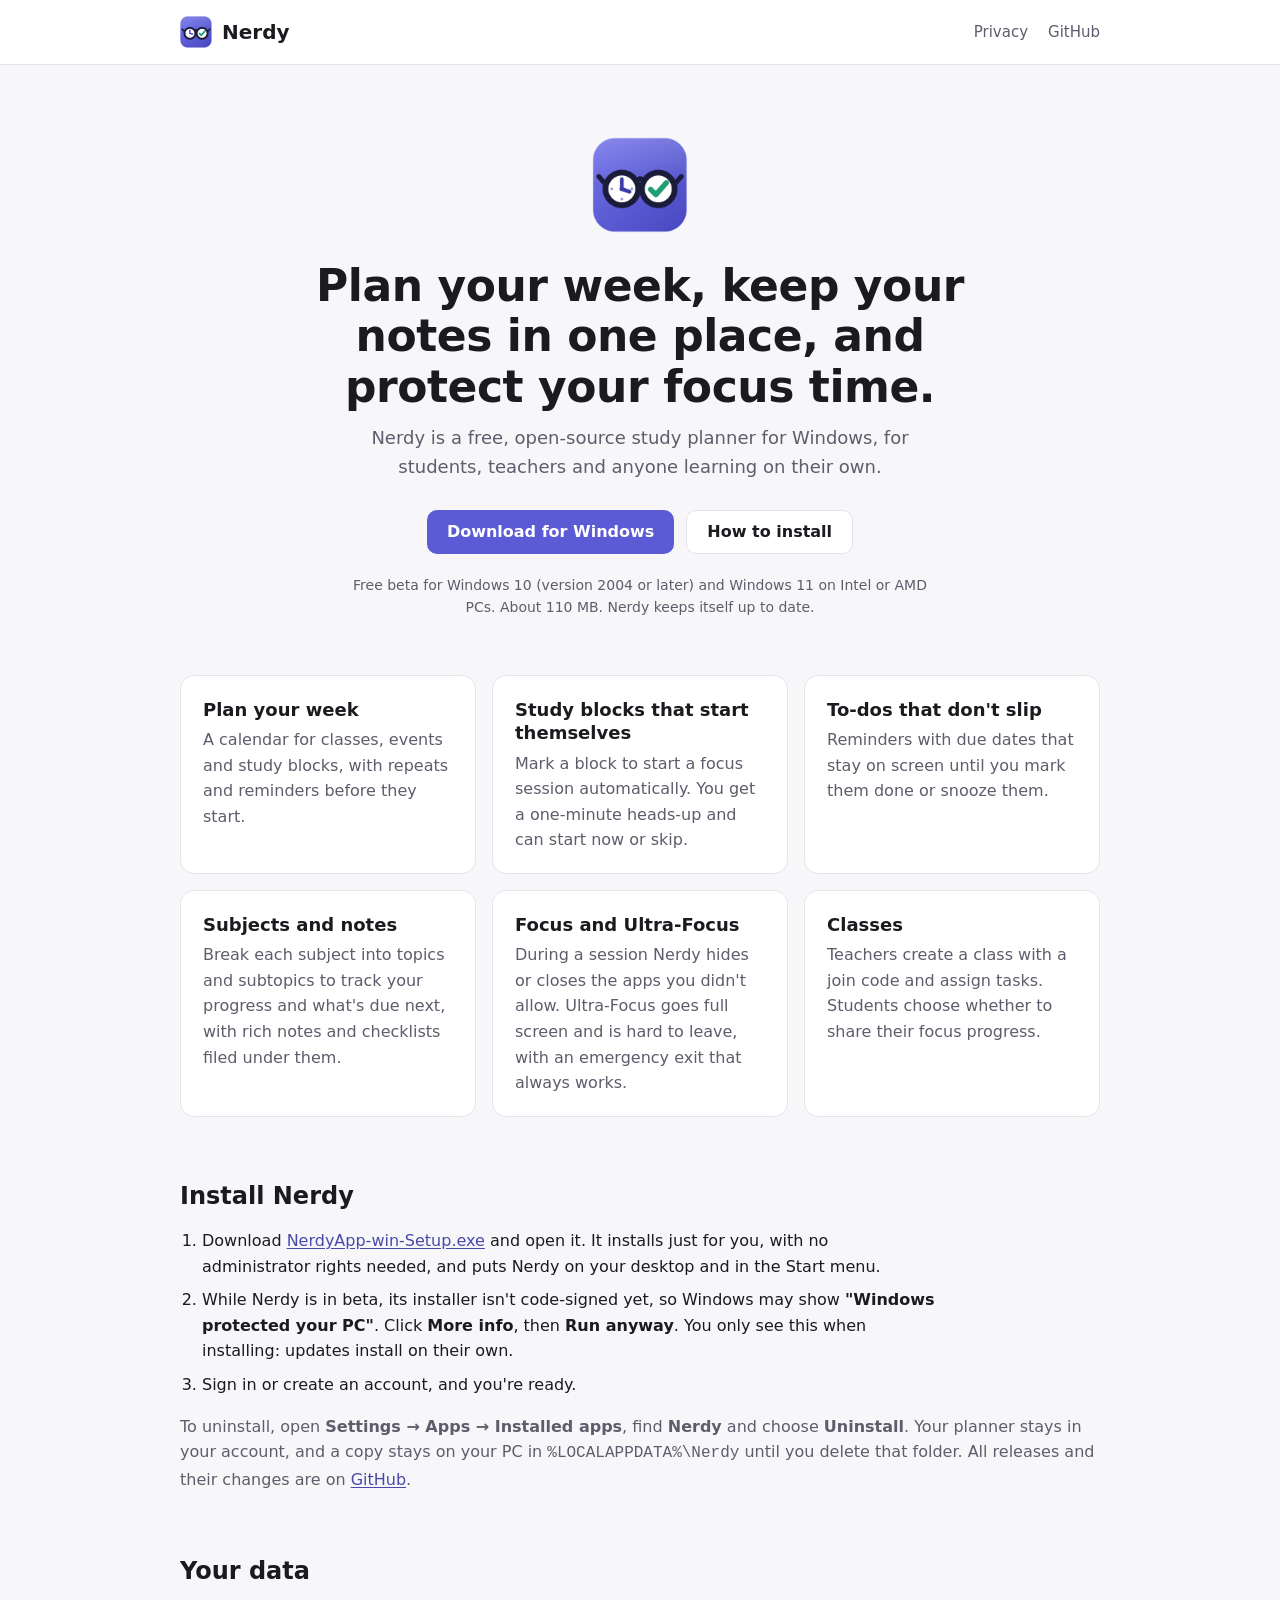
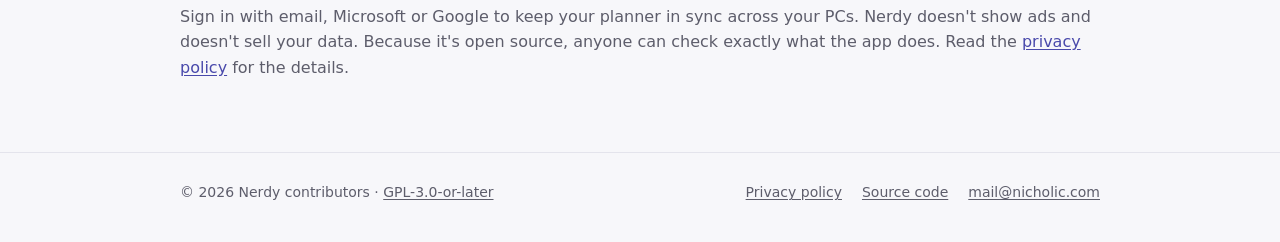
<file: site/index.html>
<!doctype html>
<html lang="en">
<head>
  <meta charset="utf-8">
  <meta name="viewport" content="width=device-width, initial-scale=1">
  <title>Nerdy – study planner for Windows</title>
  <meta name="description" content="Nerdy is a free, open-source study planner for Windows: plan your week, keep your notes in one place, and protect your focus time.">
  <link rel="icon" href="assets/favicon.png" type="image/png">
  <link rel="stylesheet" href="assets/site.css">
</head>
<body>
  <header class="site-header">
    <div class="wrap">
      <a class="brand" href="./"><img src="assets/nerdy-logo.png" alt="" width="32" height="32">Nerdy</a>
      <nav class="site-nav" aria-label="Site">
        <a href="privacy/">Privacy</a>
        <a href="https://github.com/eliminated/nerdyv4">GitHub</a>
      </nav>
    </div>
  </header>

  <main class="wrap">
    <section class="hero">
      <img src="assets/nerdy-logo.png" alt="Nerdy logo" width="96" height="96">
      <h1>Plan your week, keep your notes in one place, and protect your focus time.</h1>
      <p>Nerdy is a free, open-source study planner for Windows, for students, teachers and anyone learning on their own.</p>
      <div class="actions">
        <a class="button primary" href="https://github.com/eliminated/nerdyv4/releases/latest/download/NerdyApp-win-Setup.exe">Download for Windows</a>
        <a class="button secondary" href="#install">How to install</a>
      </div>
      <p class="note">Free beta for Windows 10 (version 2004 or later) and Windows 11 on Intel or AMD PCs. About 110 MB. Nerdy keeps itself up to date.</p>
    </section>

    <section class="features" aria-label="Features">
      <article class="card">
        <h2>Plan your week</h2>
        <p>A calendar for classes, events and study blocks, with repeats and reminders before they start.</p>
      </article>
      <article class="card">
        <h2>Study blocks that start themselves</h2>
        <p>Mark a block to start a focus session automatically. You get a one-minute heads-up and can start now or skip.</p>
      </article>
      <article class="card">
        <h2>To-dos that don't slip</h2>
        <p>Reminders with due dates that stay on screen until you mark them done or snooze them.</p>
      </article>
      <article class="card">
        <h2>Subjects and notes</h2>
        <p>Break each subject into topics and subtopics to track your progress and what's due next, with rich notes and checklists filed under them.</p>
      </article>
      <article class="card">
        <h2>Focus and Ultra-Focus</h2>
        <p>During a session Nerdy hides or closes the apps you didn't allow. Ultra-Focus goes full screen and is hard to leave, with an emergency exit that always works.</p>
      </article>
      <article class="card">
        <h2>Classes</h2>
        <p>Teachers create a class with a join code and assign tasks. Students choose whether to share their focus progress.</p>
      </article>
    </section>

    <h2 class="section-title" id="install">Install Nerdy</h2>
    <ol class="steps">
      <li>Download <a href="https://github.com/eliminated/nerdyv4/releases/latest/download/NerdyApp-win-Setup.exe">NerdyApp-win-Setup.exe</a> and open it. It installs just for you, with no administrator rights needed, and puts Nerdy on your desktop and in the Start menu.</li>
      <li>While Nerdy is in beta, its installer isn't code-signed yet, so Windows may show <strong>"Windows protected your PC"</strong>. Click <strong>More info</strong>, then <strong>Run anyway</strong>. You only see this when installing: updates install on their own.</li>
      <li>Sign in or create an account, and you're ready.</li>
    </ol>
    <p class="prose-muted">To uninstall, open <strong>Settings → Apps → Installed apps</strong>, find <strong>Nerdy</strong> and choose <strong>Uninstall</strong>. Your planner stays in your account, and a copy stays on your PC in <code>%LOCALAPPDATA%\Nerdy</code> until you delete that folder. All releases and their changes are on <a href="https://github.com/eliminated/nerdyv4/releases">GitHub</a>.</p>

    <h2 class="section-title">Your data</h2>
    <p class="prose-muted">Sign in with email, Microsoft or Google to keep your planner in sync across your PCs. Nerdy doesn't show ads and doesn't sell your data. Because it's open source, anyone can check exactly what the app does. Read the <a href="privacy/">privacy policy</a> for the details.</p>
  </main>

  <footer class="site-footer">
    <div class="wrap">
      <span>© 2026 Nerdy contributors · <a href="https://github.com/eliminated/nerdyv4/blob/main/LICENSE">GPL-3.0-or-later</a></span>
      <nav aria-label="Footer">
        <a href="privacy/">Privacy policy</a>
        <a href="https://github.com/eliminated/nerdyv4">Source code</a>
        <a href="mailto:mail@nicholic.com">mail@nicholic.com</a>
      </nav>
    </div>
  </footer>
</body>
</html>
</file>
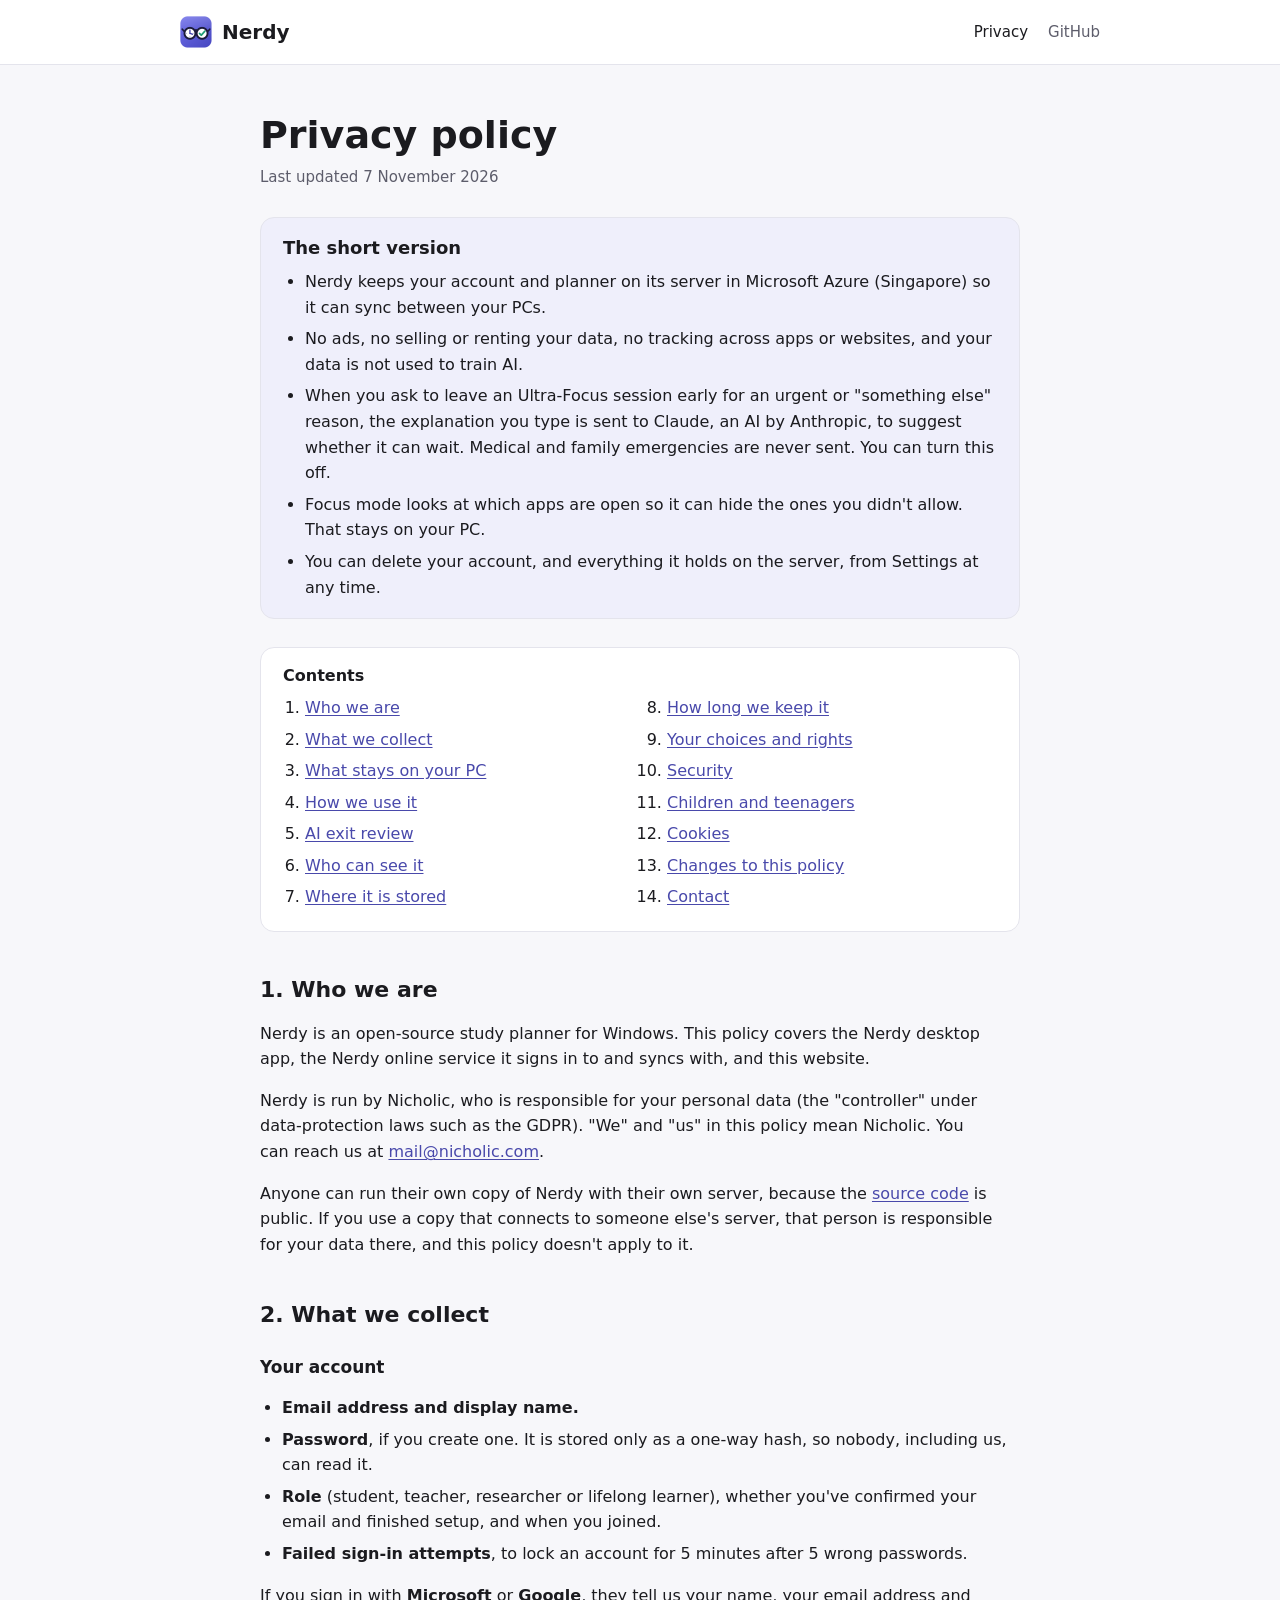
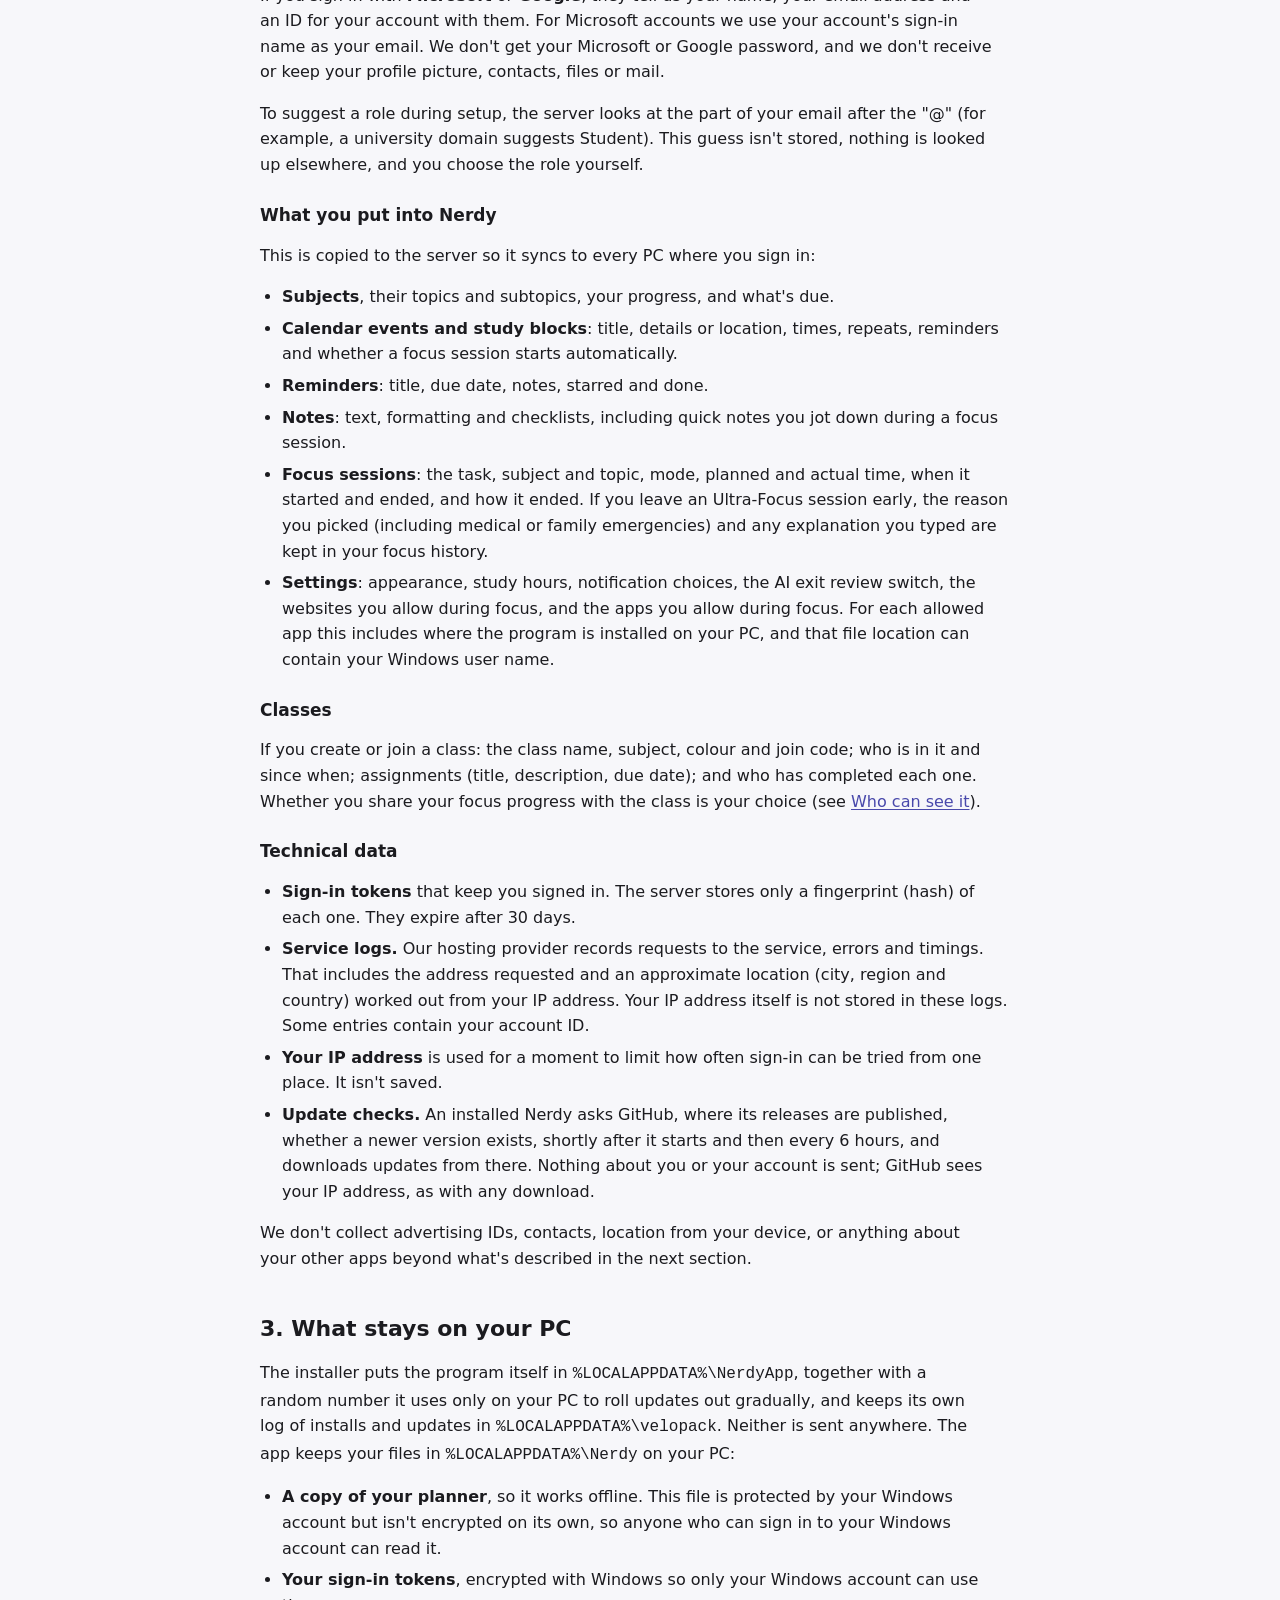
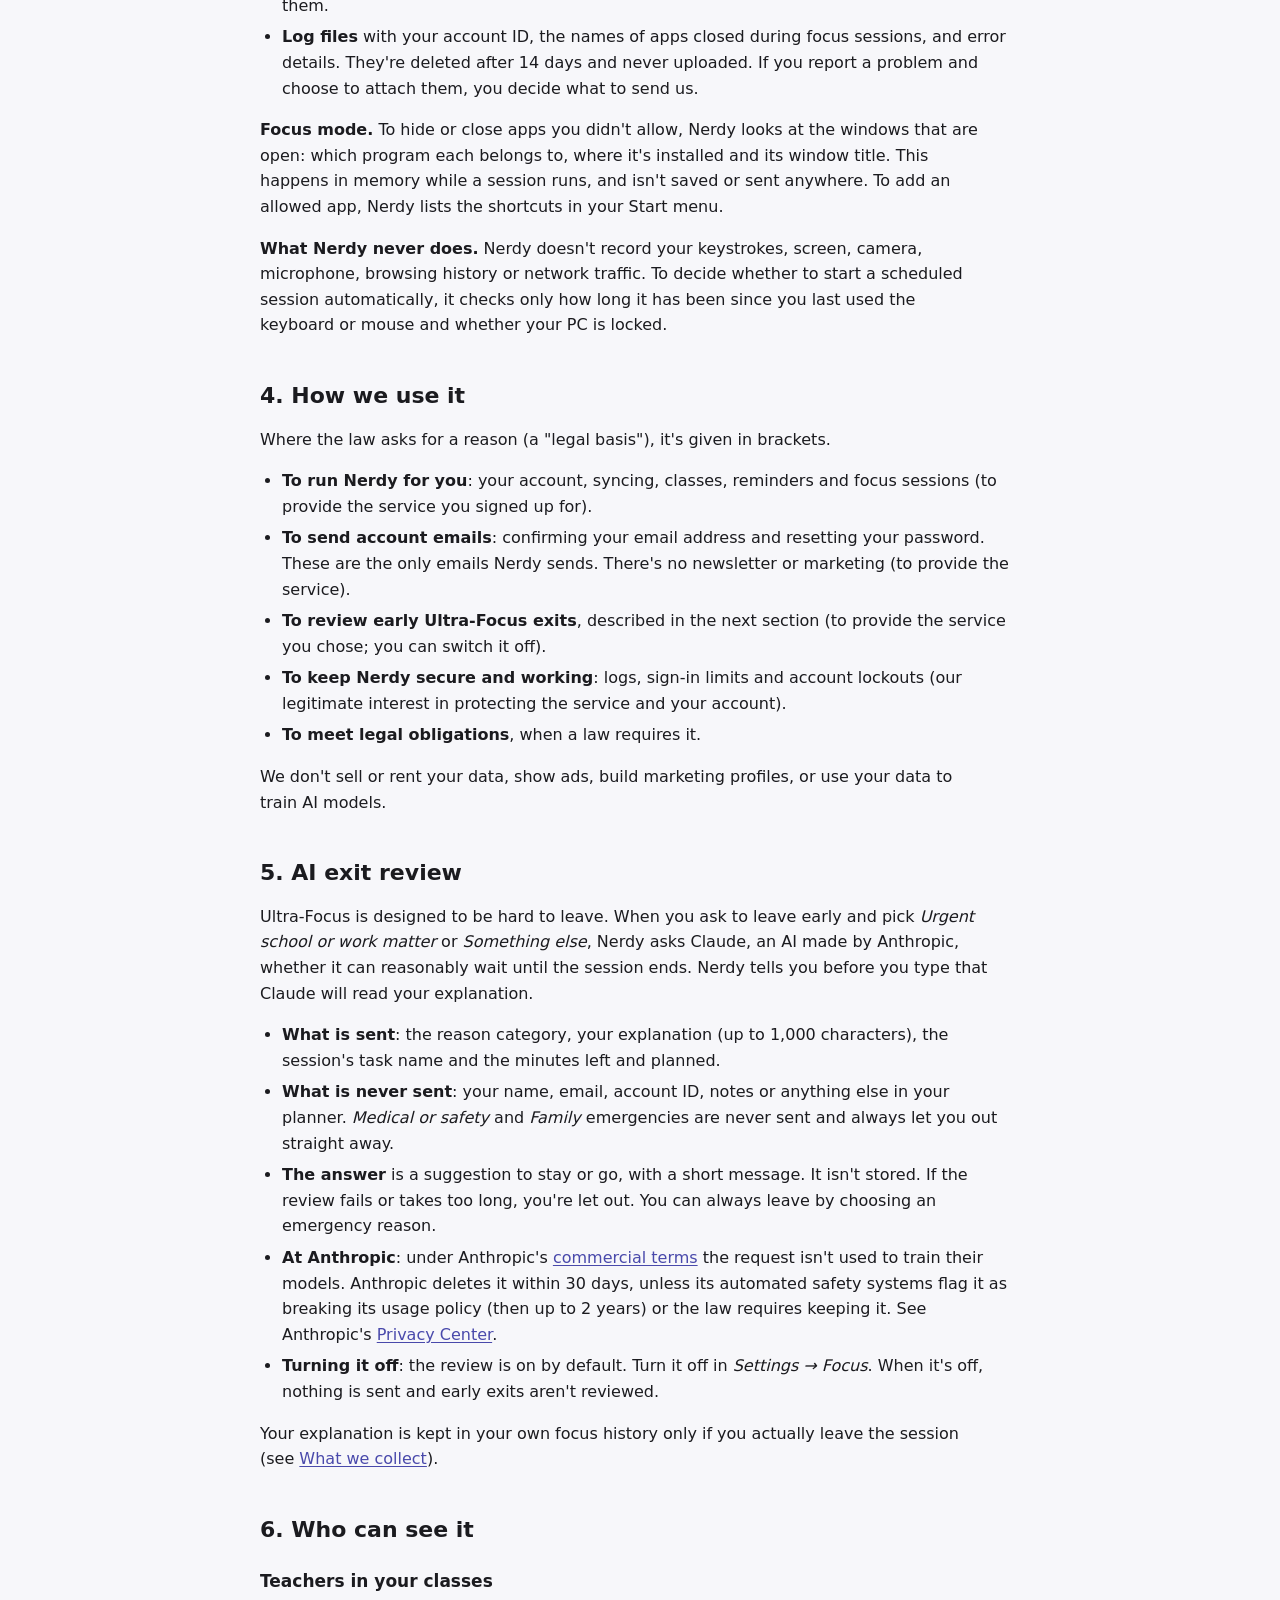
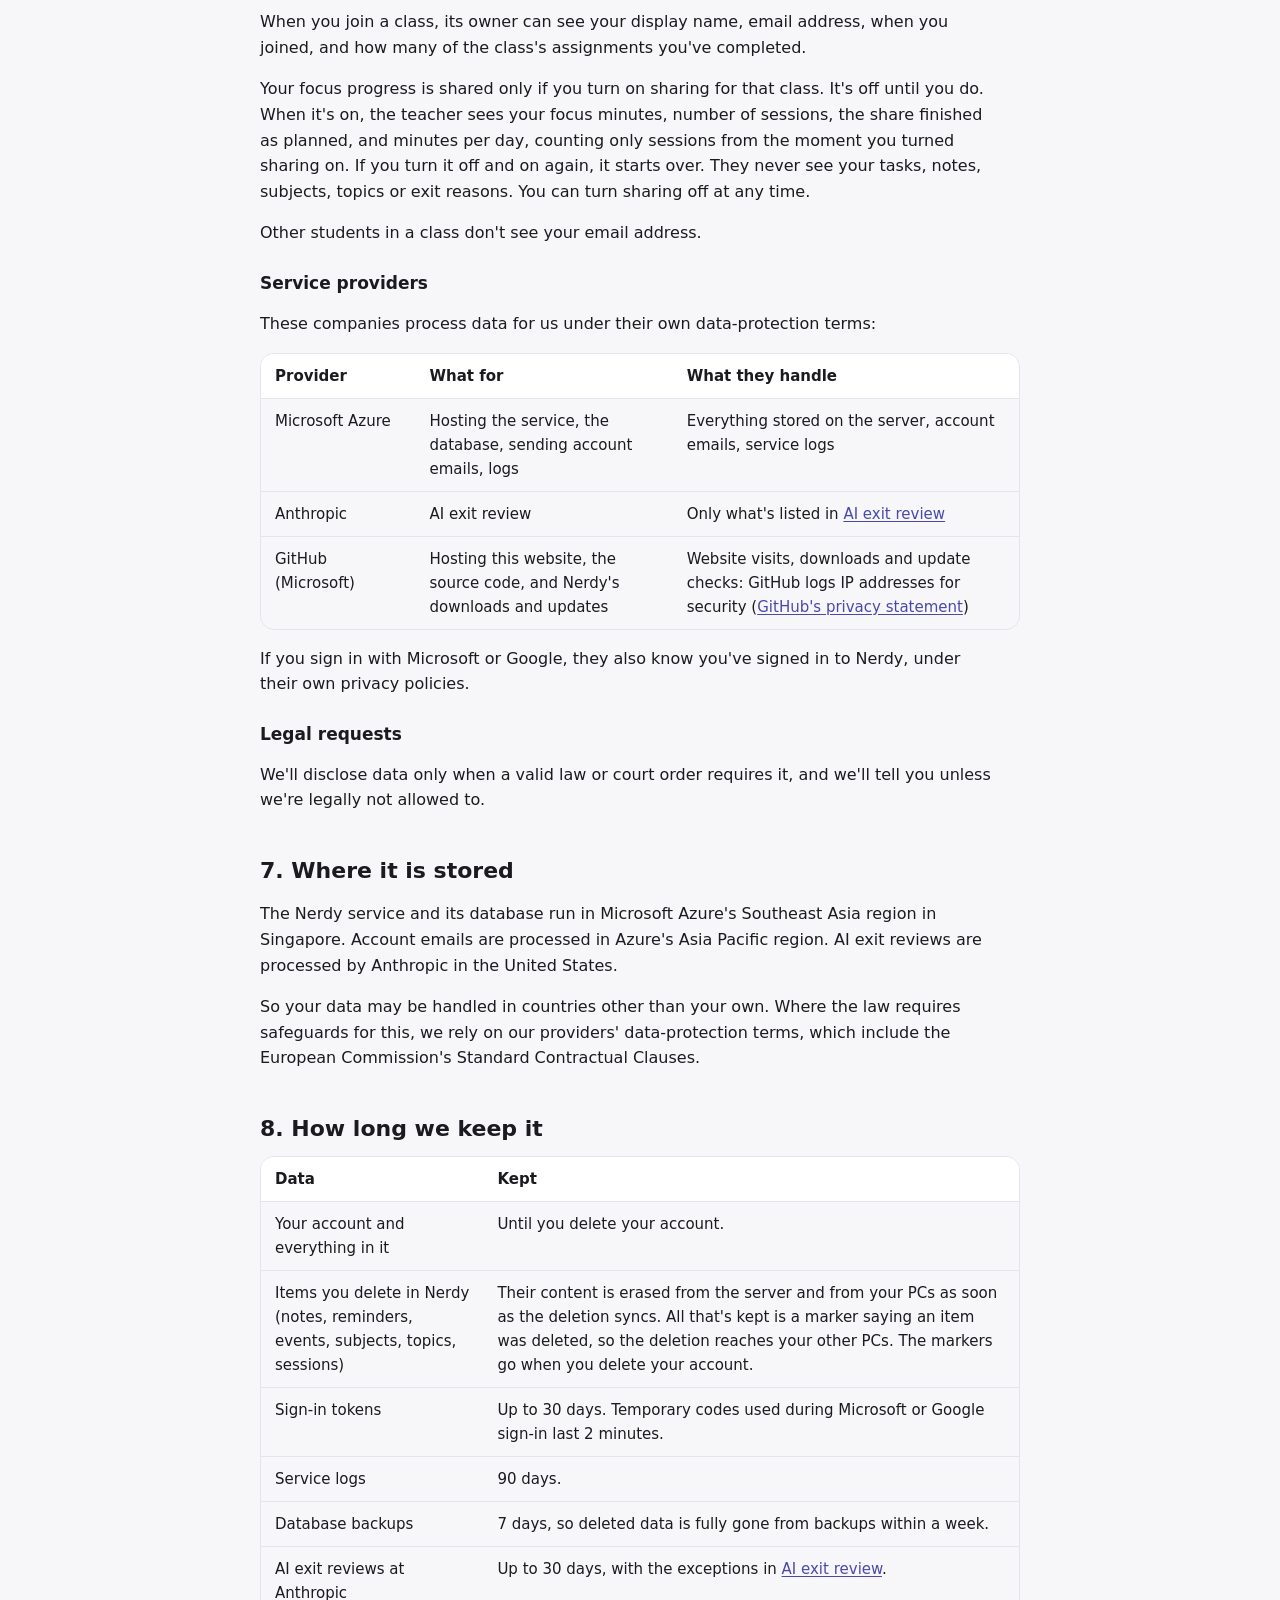
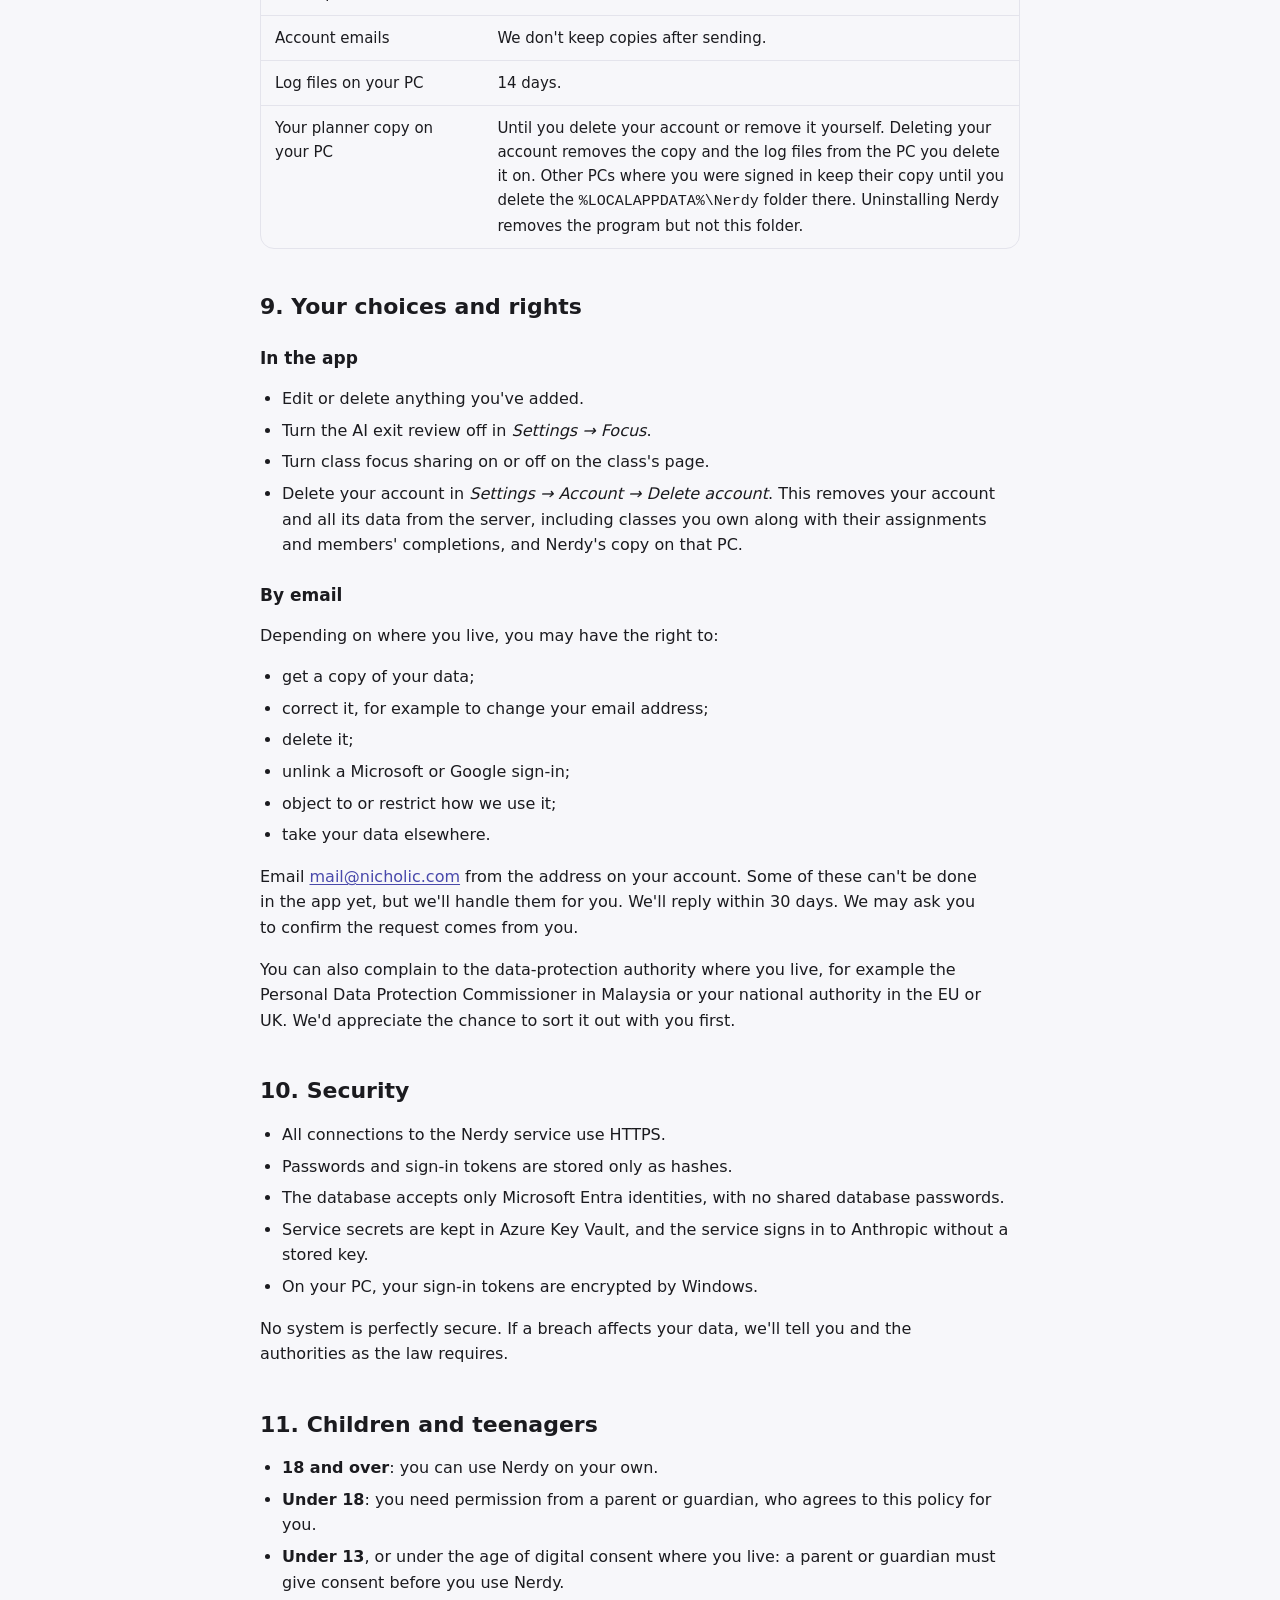
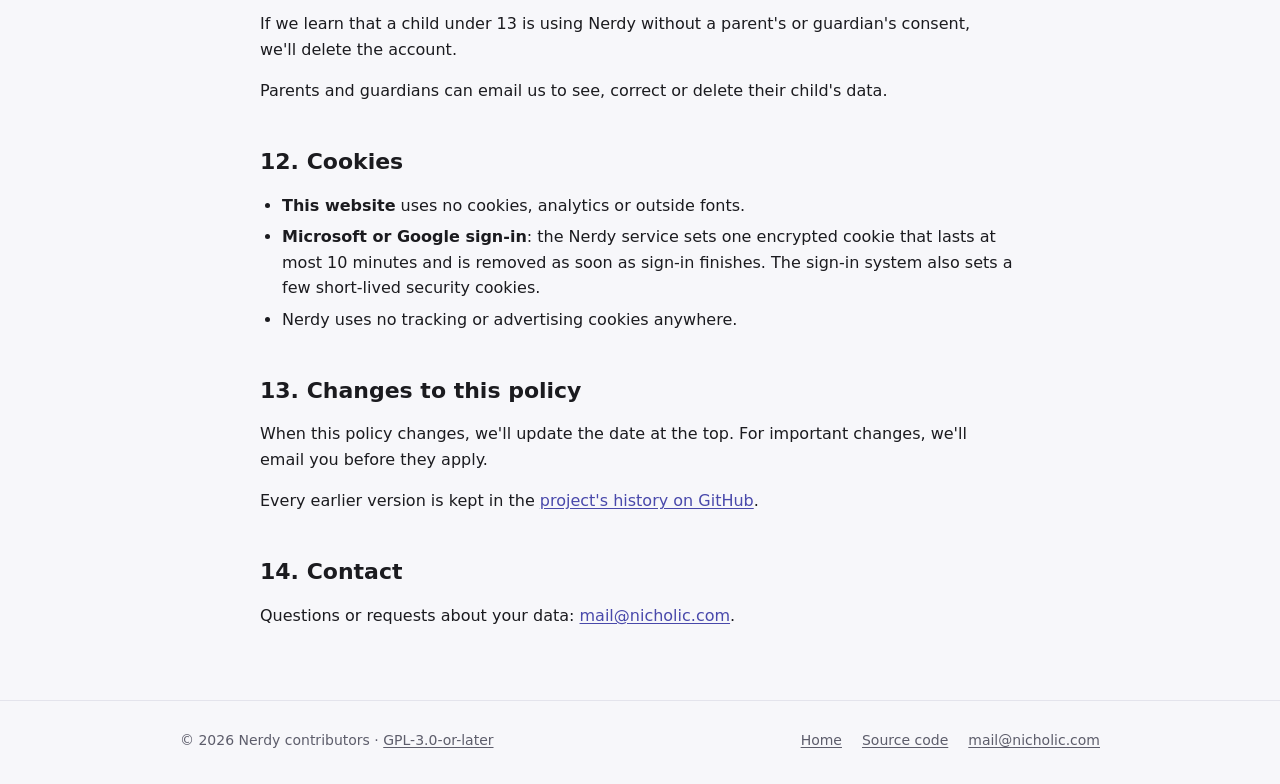
<file: site/privacy/index.html>
<!doctype html>
<html lang="en">
<head>
  <meta charset="utf-8">
  <meta name="viewport" content="width=device-width, initial-scale=1">
  <title>Privacy policy – Nerdy</title>
  <meta name="description" content="What the Nerdy study planner collects, why, who it is shared with, how long it is kept, and your choices.">
  <link rel="icon" href="../assets/favicon.png" type="image/png">
  <link rel="stylesheet" href="../assets/site.css">
</head>
<body>
  <header class="site-header">
    <div class="wrap">
      <a class="brand" href="../"><img src="../assets/nerdy-logo.png" alt="" width="32" height="32">Nerdy</a>
      <nav class="site-nav" aria-label="Site">
        <a href="./" aria-current="page">Privacy</a>
        <a href="https://github.com/eliminated/nerdyv4">GitHub</a>
      </nav>
    </div>
  </header>

  <main class="wrap narrow doc">
    <h1>Privacy policy</h1>
    <p class="meta">Last updated 7 November 2026</p>

    <section class="summary" aria-labelledby="short">
      <h2 id="short">The short version</h2>
      <ul>
        <li>Nerdy keeps your account and planner on its server in Microsoft Azure (Singapore) so it can sync between your PCs.</li>
        <li>No ads, no selling or renting your data, no tracking across apps or websites, and your data is not used to train AI.</li>
        <li>When you ask to leave an Ultra-Focus session early for an urgent or "something else" reason, the explanation you type is sent to Claude, an AI by Anthropic, to suggest whether it can wait. Medical and family emergencies are never sent. You can turn this off.</li>
        <li>Focus mode looks at which apps are open so it can hide the ones you didn't allow. That stays on your PC.</li>
        <li>You can delete your account, and everything it holds on the server, from Settings at any time.</li>
      </ul>
    </section>

    <nav class="toc" aria-labelledby="contents">
      <h2 id="contents">Contents</h2>
      <ol>
        <li><a href="#who">Who we are</a></li>
        <li><a href="#collect">What we collect</a></li>
        <li><a href="#on-your-pc">What stays on your PC</a></li>
        <li><a href="#use">How we use it</a></li>
        <li><a href="#ai">AI exit review</a></li>
        <li><a href="#share">Who can see it</a></li>
        <li><a href="#transfers">Where it is stored</a></li>
        <li><a href="#retention">How long we keep it</a></li>
        <li><a href="#rights">Your choices and rights</a></li>
        <li><a href="#security">Security</a></li>
        <li><a href="#children">Children and teenagers</a></li>
        <li><a href="#cookies">Cookies</a></li>
        <li><a href="#changes">Changes to this policy</a></li>
        <li><a href="#contact">Contact</a></li>
      </ol>
    </nav>

    <h2 id="who">1. Who we are</h2>
    <p>Nerdy is an open-source study planner for Windows. This policy covers the Nerdy desktop app, the Nerdy online service it signs in to and syncs with, and this website.</p>
    <p>Nerdy is run by Nicholic, who is responsible for your personal data (the "controller" under data-protection laws such as the GDPR). "We" and "us" in this policy mean Nicholic. You can reach us at <a href="mailto:mail@nicholic.com">mail@nicholic.com</a>.</p>
    <p>Anyone can run their own copy of Nerdy with their own server, because the <a href="https://github.com/eliminated/nerdyv4">source code</a> is public. If you use a copy that connects to someone else's server, that person is responsible for your data there, and this policy doesn't apply to it.</p>

    <h2 id="collect">2. What we collect</h2>

    <h3>Your account</h3>
    <ul>
      <li><strong>Email address and display name.</strong></li>
      <li><strong>Password</strong>, if you create one. It is stored only as a one-way hash, so nobody, including us, can read it.</li>
      <li><strong>Role</strong> (student, teacher, researcher or lifelong learner), whether you've confirmed your email and finished setup, and when you joined.</li>
      <li><strong>Failed sign-in attempts</strong>, to lock an account for 5 minutes after 5 wrong passwords.</li>
    </ul>
    <p>If you sign in with <strong>Microsoft</strong> or <strong>Google</strong>, they tell us your name, your email address and an ID for your account with them. For Microsoft accounts we use your account's sign-in name as your email. We don't get your Microsoft or Google password, and we don't receive or keep your profile picture, contacts, files or mail.</p>
    <p>To suggest a role during setup, the server looks at the part of your email after the "@" (for example, a university domain suggests Student). This guess isn't stored, nothing is looked up elsewhere, and you choose the role yourself.</p>

    <h3>What you put into Nerdy</h3>
    <p>This is copied to the server so it syncs to every PC where you sign in:</p>
    <ul>
      <li><strong>Subjects</strong>, their topics and subtopics, your progress, and what's due.</li>
      <li><strong>Calendar events and study blocks</strong>: title, details or location, times, repeats, reminders and whether a focus session starts automatically.</li>
      <li><strong>Reminders</strong>: title, due date, notes, starred and done.</li>
      <li><strong>Notes</strong>: text, formatting and checklists, including quick notes you jot down during a focus session.</li>
      <li><strong>Focus sessions</strong>: the task, subject and topic, mode, planned and actual time, when it started and ended, and how it ended. If you leave an Ultra-Focus session early, the reason you picked (including medical or family emergencies) and any explanation you typed are kept in your focus history.</li>
      <li><strong>Settings</strong>: appearance, study hours, notification choices, the AI exit review switch, the websites you allow during focus, and the apps you allow during focus. For each allowed app this includes where the program is installed on your PC, and that file location can contain your Windows user name.</li>
    </ul>

    <h3>Classes</h3>
    <p>If you create or join a class: the class name, subject, colour and join code; who is in it and since when; assignments (title, description, due date); and who has completed each one. Whether you share your focus progress with the class is your choice (see <a href="#share">Who can see it</a>).</p>

    <h3>Technical data</h3>
    <ul>
      <li><strong>Sign-in tokens</strong> that keep you signed in. The server stores only a fingerprint (hash) of each one. They expire after 30 days.</li>
      <li><strong>Service logs.</strong> Our hosting provider records requests to the service, errors and timings. That includes the address requested and an approximate location (city, region and country) worked out from your IP address. Your IP address itself is not stored in these logs. Some entries contain your account ID.</li>
      <li><strong>Your IP address</strong> is used for a moment to limit how often sign-in can be tried from one place. It isn't saved.</li>
      <li><strong>Update checks.</strong> An installed Nerdy asks GitHub, where its releases are published, whether a newer version exists, shortly after it starts and then every 6 hours, and downloads updates from there. Nothing about you or your account is sent; GitHub sees your IP address, as with any download.</li>
    </ul>
    <p>We don't collect advertising IDs, contacts, location from your device, or anything about your other apps beyond what's described in the next section.</p>

    <h2 id="on-your-pc">3. What stays on your PC</h2>
    <p>The installer puts the program itself in <code>%LOCALAPPDATA%\NerdyApp</code>, together with a random number it uses only on your PC to roll updates out gradually, and keeps its own log of installs and updates in <code>%LOCALAPPDATA%\velopack</code>. Neither is sent anywhere. The app keeps your files in <code>%LOCALAPPDATA%\Nerdy</code> on your PC:</p>
    <ul>
      <li><strong>A copy of your planner</strong>, so it works offline. This file is protected by your Windows account but isn't encrypted on its own, so anyone who can sign in to your Windows account can read it.</li>
      <li><strong>Your sign-in tokens</strong>, encrypted with Windows so only your Windows account can use them.</li>
      <li><strong>Log files</strong> with your account ID, the names of apps closed during focus sessions, and error details. They're deleted after 14 days and never uploaded. If you report a problem and choose to attach them, you decide what to send us.</li>
    </ul>
    <p><strong>Focus mode.</strong> To hide or close apps you didn't allow, Nerdy looks at the windows that are open: which program each belongs to, where it's installed and its window title. This happens in memory while a session runs, and isn't saved or sent anywhere. To add an allowed app, Nerdy lists the shortcuts in your Start menu.</p>
    <p><strong>What Nerdy never does.</strong> Nerdy doesn't record your keystrokes, screen, camera, microphone, browsing history or network traffic. To decide whether to start a scheduled session automatically, it checks only how long it has been since you last used the keyboard or mouse and whether your PC is locked.</p>

    <h2 id="use">4. How we use it</h2>
    <p>Where the law asks for a reason (a "legal basis"), it's given in brackets.</p>
    <ul>
      <li><strong>To run Nerdy for you</strong>: your account, syncing, classes, reminders and focus sessions (to provide the service you signed up for).</li>
      <li><strong>To send account emails</strong>: confirming your email address and resetting your password. These are the only emails Nerdy sends. There's no newsletter or marketing (to provide the service).</li>
      <li><strong>To review early Ultra-Focus exits</strong>, described in the next section (to provide the service you chose; you can switch it off).</li>
      <li><strong>To keep Nerdy secure and working</strong>: logs, sign-in limits and account lockouts (our legitimate interest in protecting the service and your account).</li>
      <li><strong>To meet legal obligations</strong>, when a law requires it.</li>
    </ul>
    <p>We don't sell or rent your data, show ads, build marketing profiles, or use your data to train AI models.</p>

    <h2 id="ai">5. AI exit review</h2>
    <p>Ultra-Focus is designed to be hard to leave. When you ask to leave early and pick <em>Urgent school or work matter</em> or <em>Something else</em>, Nerdy asks Claude, an AI made by Anthropic, whether it can reasonably wait until the session ends. Nerdy tells you before you type that Claude will read your explanation.</p>
    <ul>
      <li><strong>What is sent</strong>: the reason category, your explanation (up to 1,000 characters), the session's task name and the minutes left and planned.</li>
      <li><strong>What is never sent</strong>: your name, email, account ID, notes or anything else in your planner. <em>Medical or safety</em> and <em>Family</em> emergencies are never sent and always let you out straight away.</li>
      <li><strong>The answer</strong> is a suggestion to stay or go, with a short message. It isn't stored. If the review fails or takes too long, you're let out. You can always leave by choosing an emergency reason.</li>
      <li><strong>At Anthropic</strong>: under Anthropic's <a href="https://www.anthropic.com/legal/commercial-terms">commercial terms</a> the request isn't used to train their models. Anthropic deletes it within 30 days, unless its automated safety systems flag it as breaking its usage policy (then up to 2 years) or the law requires keeping it. See Anthropic's <a href="https://privacy.claude.com/">Privacy Center</a>.</li>
      <li><strong>Turning it off</strong>: the review is on by default. Turn it off in <em>Settings → Focus</em>. When it's off, nothing is sent and early exits aren't reviewed.</li>
    </ul>
    <p>Your explanation is kept in your own focus history only if you actually leave the session (see <a href="#collect">What we collect</a>).</p>

    <h2 id="share">6. Who can see it</h2>
    <h3>Teachers in your classes</h3>
    <p>When you join a class, its owner can see your display name, email address, when you joined, and how many of the class's assignments you've completed.</p>
    <p>Your focus progress is shared only if you turn on sharing for that class. It's off until you do. When it's on, the teacher sees your focus minutes, number of sessions, the share finished as planned, and minutes per day, counting only sessions from the moment you turned sharing on. If you turn it off and on again, it starts over. They never see your tasks, notes, subjects, topics or exit reasons. You can turn sharing off at any time.</p>
    <p>Other students in a class don't see your email address.</p>

    <h3>Service providers</h3>
    <p>These companies process data for us under their own data-protection terms:</p>
    <div class="table-scroll">
      <table>
        <thead><tr><th>Provider</th><th>What for</th><th>What they handle</th></tr></thead>
        <tbody>
          <tr><td>Microsoft Azure</td><td>Hosting the service, the database, sending account emails, logs</td><td>Everything stored on the server, account emails, service logs</td></tr>
          <tr><td>Anthropic</td><td>AI exit review</td><td>Only what's listed in <a href="#ai">AI exit review</a></td></tr>
          <tr><td>GitHub (Microsoft)</td><td>Hosting this website, the source code, and Nerdy's downloads and updates</td><td>Website visits, downloads and update checks: GitHub logs IP addresses for security (<a href="https://docs.github.com/en/site-policy/privacy-policies/github-general-privacy-statement">GitHub's privacy statement</a>)</td></tr>
        </tbody>
      </table>
    </div>
    <p>If you sign in with Microsoft or Google, they also know you've signed in to Nerdy, under their own privacy policies.</p>

    <h3>Legal requests</h3>
    <p>We'll disclose data only when a valid law or court order requires it, and we'll tell you unless we're legally not allowed to.</p>

    <h2 id="transfers">7. Where it is stored</h2>
    <p>The Nerdy service and its database run in Microsoft Azure's Southeast Asia region in Singapore. Account emails are processed in Azure's Asia Pacific region. AI exit reviews are processed by Anthropic in the United States.</p>
    <p>So your data may be handled in countries other than your own. Where the law requires safeguards for this, we rely on our providers' data-protection terms, which include the European Commission's Standard Contractual Clauses.</p>

    <h2 id="retention">8. How long we keep it</h2>
    <div class="table-scroll">
      <table>
        <thead><tr><th>Data</th><th>Kept</th></tr></thead>
        <tbody>
          <tr><td>Your account and everything in it</td><td>Until you delete your account.</td></tr>
          <tr><td>Items you delete in Nerdy (notes, reminders, events, subjects, topics, sessions)</td><td>Their content is erased from the server and from your PCs as soon as the deletion syncs. All that's kept is a marker saying an item was deleted, so the deletion reaches your other PCs. The markers go when you delete your account.</td></tr>
          <tr><td>Sign-in tokens</td><td>Up to 30 days. Temporary codes used during Microsoft or Google sign-in last 2 minutes.</td></tr>
          <tr><td>Service logs</td><td>90 days.</td></tr>
          <tr><td>Database backups</td><td>7 days, so deleted data is fully gone from backups within a week.</td></tr>
          <tr><td>AI exit reviews at Anthropic</td><td>Up to 30 days, with the exceptions in <a href="#ai">AI exit review</a>.</td></tr>
          <tr><td>Account emails</td><td>We don't keep copies after sending.</td></tr>
          <tr><td>Log files on your PC</td><td>14 days.</td></tr>
          <tr><td>Your planner copy on your PC</td><td>Until you delete your account or remove it yourself. Deleting your account removes the copy and the log files from the PC you delete it on. Other PCs where you were signed in keep their copy until you delete the <code>%LOCALAPPDATA%\Nerdy</code> folder there. Uninstalling Nerdy removes the program but not this folder.</td></tr>
        </tbody>
      </table>
    </div>

    <h2 id="rights">9. Your choices and rights</h2>
    <h3>In the app</h3>
    <ul>
      <li>Edit or delete anything you've added.</li>
      <li>Turn the AI exit review off in <em>Settings → Focus</em>.</li>
      <li>Turn class focus sharing on or off on the class's page.</li>
      <li>Delete your account in <em>Settings → Account → Delete account</em>. This removes your account and all its data from the server, including classes you own along with their assignments and members' completions, and Nerdy's copy on that PC.</li>
    </ul>
    <h3>By email</h3>
    <p>Depending on where you live, you may have the right to:</p>
    <ul>
      <li>get a copy of your data;</li>
      <li>correct it, for example to change your email address;</li>
      <li>delete it;</li>
      <li>unlink a Microsoft or Google sign-in;</li>
      <li>object to or restrict how we use it;</li>
      <li>take your data elsewhere.</li>
    </ul>
    <p>Email <a href="mailto:mail@nicholic.com">mail@nicholic.com</a> from the address on your account. Some of these can't be done in the app yet, but we'll handle them for you. We'll reply within 30 days. We may ask you to confirm the request comes from you.</p>
    <p>You can also complain to the data-protection authority where you live, for example the Personal Data Protection Commissioner in Malaysia or your national authority in the EU or UK. We'd appreciate the chance to sort it out with you first.</p>

    <h2 id="security">10. Security</h2>
    <ul>
      <li>All connections to the Nerdy service use HTTPS.</li>
      <li>Passwords and sign-in tokens are stored only as hashes.</li>
      <li>The database accepts only Microsoft Entra identities, with no shared database passwords.</li>
      <li>Service secrets are kept in Azure Key Vault, and the service signs in to Anthropic without a stored key.</li>
      <li>On your PC, your sign-in tokens are encrypted by Windows.</li>
    </ul>
    <p>No system is perfectly secure. If a breach affects your data, we'll tell you and the authorities as the law requires.</p>

    <h2 id="children">11. Children and teenagers</h2>
    <ul>
      <li><strong>18 and over</strong>: you can use Nerdy on your own.</li>
      <li><strong>Under 18</strong>: you need permission from a parent or guardian, who agrees to this policy for you.</li>
      <li><strong>Under 13</strong>, or under the age of digital consent where you live: a parent or guardian must give consent before you use Nerdy.</li>
    </ul>
    <p>If we learn that a child under 13 is using Nerdy without a parent's or guardian's consent, we'll delete the account.</p>
    <p>Parents and guardians can email us to see, correct or delete their child's data.</p>

    <h2 id="cookies">12. Cookies</h2>
    <ul>
      <li><strong>This website</strong> uses no cookies, analytics or outside fonts.</li>
      <li><strong>Microsoft or Google sign-in</strong>: the Nerdy service sets one encrypted cookie that lasts at most 10 minutes and is removed as soon as sign-in finishes. The sign-in system also sets a few short-lived security cookies.</li>
      <li>Nerdy uses no tracking or advertising cookies anywhere.</li>
    </ul>

    <h2 id="changes">13. Changes to this policy</h2>
    <p>When this policy changes, we'll update the date at the top. For important changes, we'll email you before they apply.</p>
    <p>Every earlier version is kept in the <a href="https://github.com/eliminated/nerdyv4/commits/main/site/privacy/index.html">project's history on GitHub</a>.</p>

    <h2 id="contact">14. Contact</h2>
    <p>Questions or requests about your data: <a href="mailto:mail@nicholic.com">mail@nicholic.com</a>.</p>
  </main>

  <footer class="site-footer">
    <div class="wrap">
      <span>© 2026 Nerdy contributors · <a href="https://github.com/eliminated/nerdyv4/blob/main/LICENSE">GPL-3.0-or-later</a></span>
      <nav aria-label="Footer">
        <a href="../">Home</a>
        <a href="https://github.com/eliminated/nerdyv4">Source code</a>
        <a href="mailto:mail@nicholic.com">mail@nicholic.com</a>
      </nav>
    </div>
  </footer>
</body>
</html>
</file>
<file: site/assets/site.css>
/* Nerdy website: homepage and privacy policy. Colours follow the app's theme (src/Nerdy.App/Themes). */

:root {
  --bg: #f7f7fa;
  --surface: #ffffff;
  --border: #e4e4ec;
  --text: #1b1b1f;
  --text-muted: #5d5d6b;
  --accent: #5b5bd6;
  --accent-text: #4949ab;
  --accent-soft: #efeffb;
  --on-accent: #ffffff;
  --radius: 14px;
  --font: "Segoe UI Variable Text", "Segoe UI", system-ui, -apple-system, "Helvetica Neue", Arial, sans-serif;
  --font-display: "Segoe UI Variable Display", "Segoe UI", system-ui, -apple-system, "Helvetica Neue", Arial, sans-serif;
  color-scheme: light;
}

@media (prefers-color-scheme: dark) {
  :root {
    --bg: #1c1c21;
    --surface: #26262d;
    --border: #36363f;
    --text: #f2f2f5;
    --text-muted: #a9a9b6;
    --accent-text: #a7a7f0;
    --accent-soft: #2c2c47;
    color-scheme: dark;
  }
}

* { box-sizing: border-box; }

html { -webkit-text-size-adjust: 100%; }

body {
  margin: 0;
  background: var(--bg);
  color: var(--text);
  font: 16px/1.6 var(--font);
}

a { color: var(--accent-text); text-underline-offset: 2px; }
a:hover { text-decoration-thickness: 2px; }
:focus-visible { outline: 2px solid var(--accent); outline-offset: 2px; border-radius: 4px; }

.wrap { max-width: 960px; margin: 0 auto; padding: 0 20px; }
.narrow { max-width: 760px; }

/* Header and footer */
.site-header { border-bottom: 1px solid var(--border); background: var(--surface); }
.site-header .wrap { display: flex; align-items: center; justify-content: space-between; gap: 16px; min-height: 64px; }
.brand { display: flex; align-items: center; gap: 10px; color: var(--text); text-decoration: none; font: 600 20px/1 var(--font-display); }
.brand img { width: 32px; height: 32px; }
.site-nav { display: flex; gap: 20px; font-size: 15px; }
.site-nav a { color: var(--text-muted); text-decoration: none; }
.site-nav a:hover, .site-nav a[aria-current="page"] { color: var(--text); }

.site-footer { border-top: 1px solid var(--border); margin-top: 72px; padding: 28px 0 40px; color: var(--text-muted); font-size: 14px; }
.site-footer .wrap { display: flex; flex-wrap: wrap; justify-content: space-between; gap: 12px 24px; }
.site-footer nav { display: flex; flex-wrap: wrap; gap: 8px 20px; }
.site-footer a { color: var(--text-muted); }

/* Homepage */
.hero { padding: 72px 0 56px; text-align: center; }
.hero img { width: 96px; height: 96px; }
.hero h1 { margin: 20px auto 12px; max-width: 720px; font: 700 clamp(30px, 5vw, 44px)/1.15 var(--font-display); letter-spacing: -0.01em; }
.hero p { margin: 0 auto; max-width: 600px; color: var(--text-muted); font-size: 18px; }
.actions { display: flex; flex-wrap: wrap; justify-content: center; gap: 12px; margin-top: 28px; }
.button { display: inline-flex; align-items: center; min-height: 44px; padding: 0 20px; border-radius: 10px; font-weight: 600; text-decoration: none; }
.button.primary { background: var(--accent); color: var(--on-accent); }
.button.primary:hover { filter: brightness(1.08); }
.button.secondary { border: 1px solid var(--border); background: var(--surface); color: var(--text); }
.hero .note { margin-top: 20px; font-size: 14px; }

.features { display: grid; grid-template-columns: repeat(auto-fit, minmax(260px, 1fr)); gap: 16px; }
.card { padding: 22px 22px 20px; border: 1px solid var(--border); border-radius: var(--radius); background: var(--surface); }
.card h2 { margin: 0 0 6px; font: 600 18px/1.3 var(--font-display); }
.card p { margin: 0; color: var(--text-muted); }

.section-title { margin: 64px 0 16px; font: 600 24px/1.3 var(--font-display); scroll-margin-top: 16px; }
.prose-muted { color: var(--text-muted); }
.steps { margin: 0 0 16px; padding-left: 22px; }
.steps li { max-width: 72ch; }
.steps li + li { margin-top: 8px; }

/* Privacy policy */
.doc { padding: 48px 0 0; }
.doc h1 { margin: 0 0 6px; font: 700 clamp(28px, 4.5vw, 38px)/1.2 var(--font-display); }
.doc .meta { margin: 0 0 28px; color: var(--text-muted); font-size: 15px; }
.doc h2 { margin: 44px 0 10px; font: 600 22px/1.3 var(--font-display); scroll-margin-top: 16px; }
.doc h3 { margin: 26px 0 6px; font: 600 17px/1.35 var(--font-display); }
.doc p, .doc li { max-width: 72ch; }
.doc ul { padding-left: 22px; }
.doc li + li { margin-top: 6px; }
.summary { margin: 0 0 8px; padding: 18px 22px; border: 1px solid var(--border); border-radius: var(--radius); background: var(--accent-soft); }
.summary h2 { margin-top: 0; font-size: 18px; }
.summary ul { margin: 0; }
.toc { margin: 28px 0 0; padding: 18px 22px; border: 1px solid var(--border); border-radius: var(--radius); background: var(--surface); }
.toc h2 { margin: 0 0 8px; font-size: 16px; }
.toc ol { margin: 0; padding-left: 22px; columns: 2 240px; column-gap: 32px; }
.toc li { break-inside: avoid; }

.table-scroll { overflow-x: auto; margin: 12px 0; border: 1px solid var(--border); border-radius: var(--radius); }
table { width: 100%; border-collapse: collapse; font-size: 15px; }
th, td { padding: 10px 14px; border-bottom: 1px solid var(--border); text-align: left; vertical-align: top; }
th { background: var(--surface); font-weight: 600; }
tr:last-child td { border-bottom: 0; }
td:first-child { min-width: 150px; }

@media (max-width: 560px) {
  .site-nav { gap: 14px; }
  .hero { padding: 48px 0 40px; }
}
</file>
